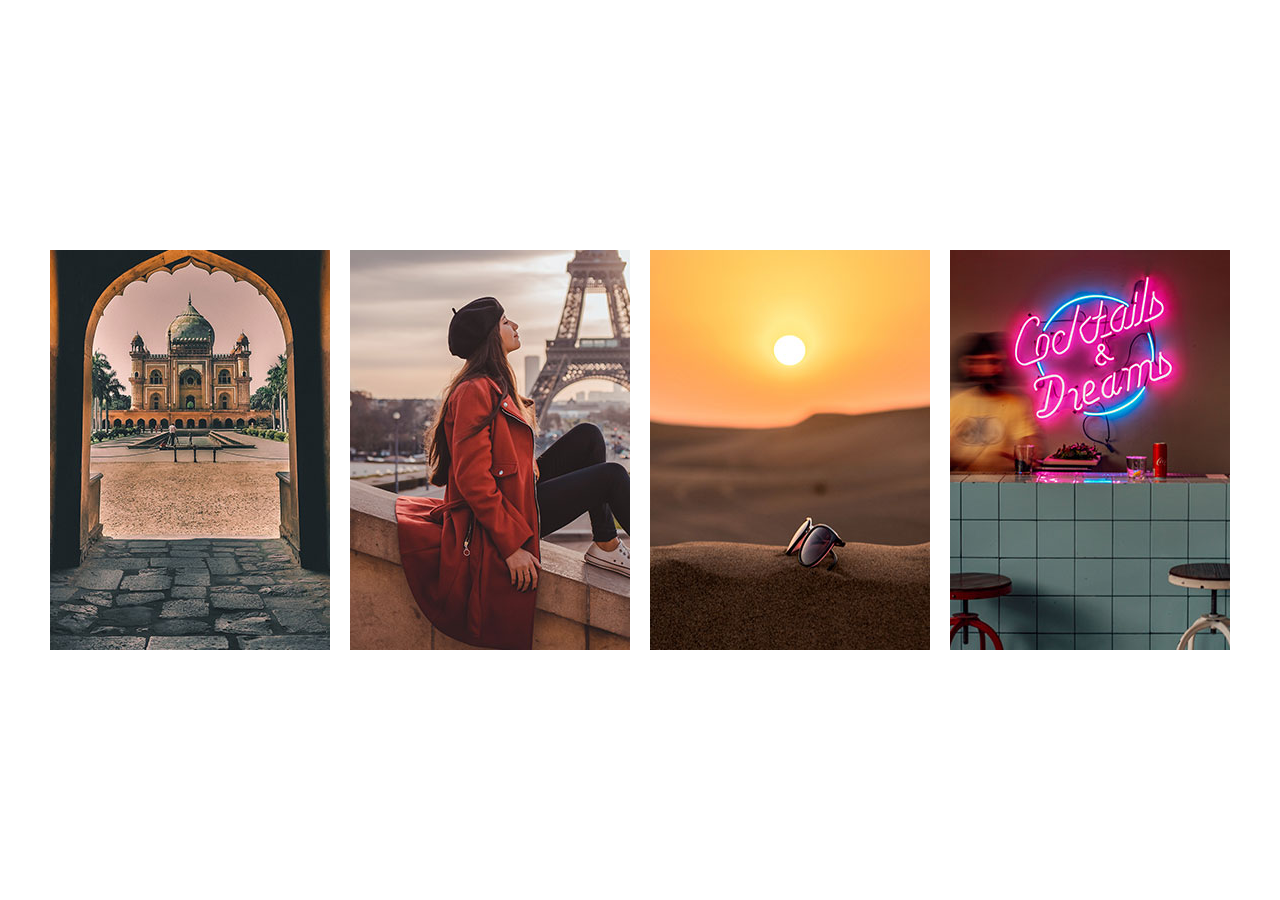
<file: clip-path-image/index.html>
<!DOCTYPE html>
<html lang="en">
<head>
   <meta charset="UTF-8">
   <meta name="viewport" content="width=device-width, initial-scale=1.0">
   <link rel="stylesheet" href="style.css">
   <title>Document</title>
</head>
<body>
   <div class="container">
      <div class="box">
         <div class="imgBox">
            <img src="img1.jpg" alt="">
         </div>
         <div class="content">
            <h2>Titulo</h2>
            <p>Lorem ipsum dolor sit amet consectetur adipisicing elit. Odio quasi sapiente explicabo ullam excepturi cupiditate.</p>
            <a href="#">Leia Mais</a>
         </div>
      </div>
      <div class="box">
         <div class="imgBox">
            <img src="img2.jpg" alt="">
         </div>
         <div class="content">
            <h2>Titulo</h2>
            <p>Lorem ipsum dolor sit amet consectetur adipisicing elit. Odio quasi sapiente explicabo ullam excepturi cupiditate.</p>
            <a href="#">Leia Mais</a>
         </div>
      </div>
      <div class="box">
         <div class="imgBox">
            <img src="img3.jpg" alt="">
         </div>
         <div class="content">
            <h2>Titulo</h2>
            <p>Lorem ipsum dolor sit amet consectetur adipisicing elit. Odio quasi sapiente explicabo ullam excepturi cupiditate.</p>
            <a href="#">Leia Mais</a>
         </div>
      </div>
      <div class="box">
         <div class="imgBox">
            <img src="img4.jpg" alt="">
         </div>
         <div class="content">
            <h2>Titulo</h2>
            <p>Lorem ipsum dolor sit amet consectetur adipisicing elit. Odio quasi sapiente explicabo ullam excepturi cupiditate.</p>
            <a href="#">Leia Mais</a>
         </div>
      </div>
   </div>
   
</body>
</html>
</file>
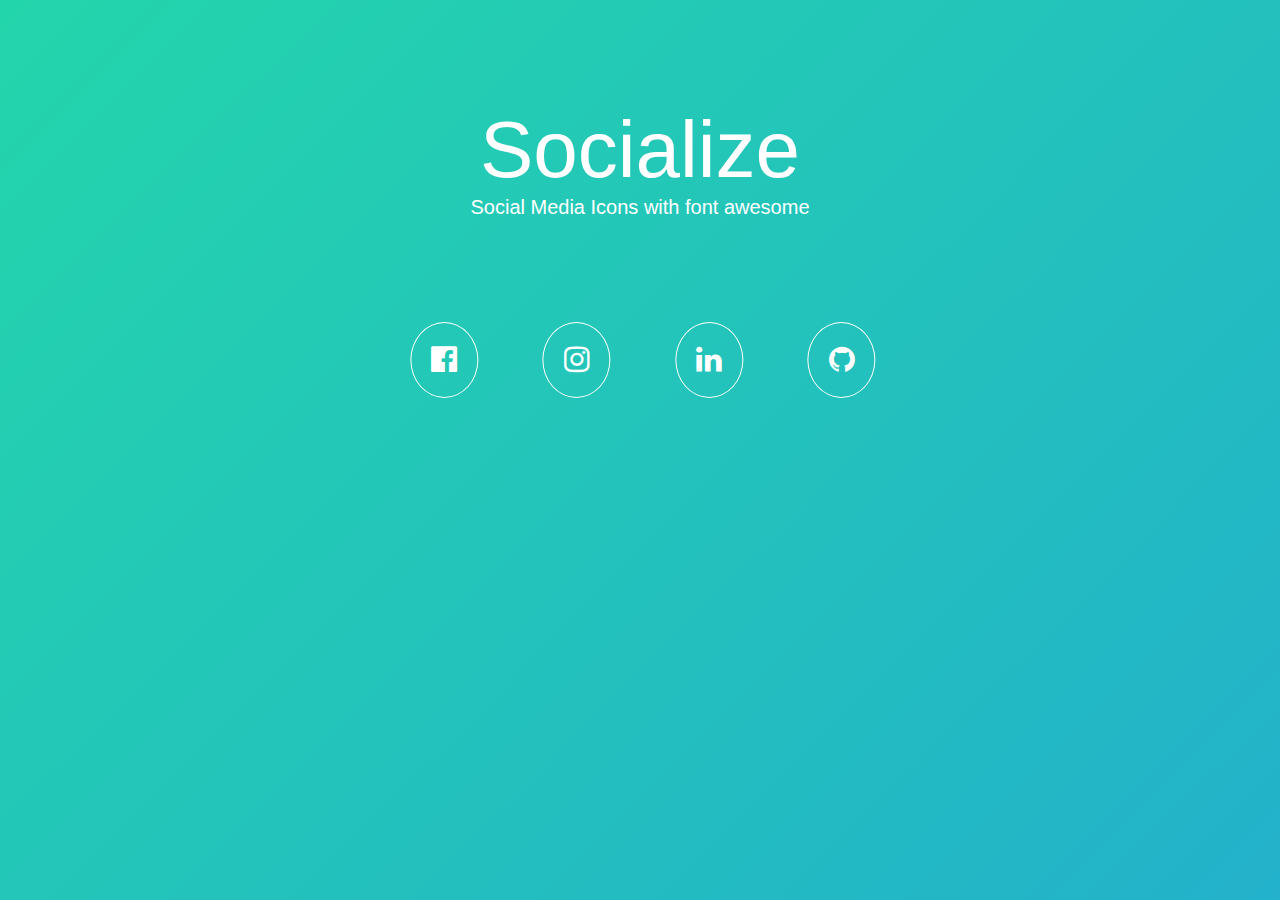
<file: redes-socais/index.html>
<!DOCTYPE html>
<html lang="en">
<head>
   <meta charset="UTF-8">
   <meta name="viewport" content="width=device-width, initial-scale=1.0">
   <title>Document</title>
   <link rel="stylesheet" href="https://stackpath.bootstrapcdn.com/font-awesome/4.7.0/css/font-awesome.min.css">
   <link rel="stylesheet" href="style.css">
</head>
<body>
   <div class="wrapper">
      <h1>Socialize</h1>
      <p>Social Media Icons with font awesome</p>
      <div class="media">
         <ul>
            <li><i class="fa fa-facebook-official" aria-hidden="true"></i></li>
            <li><i class="fa fa-instagram" aria-hidden="true"></i></li>
            <li><i class="fa fa-linkedin" aria-hidden="true"></i></li>
            <li><i class="fa fa-github" aria-hidden="true"></i></li>
         </ul>
      </div>
   </div>
</body>
</html>
</file>
<file: clip-path-image/style.css>
body {
   margin: 0;
   padding: 0;
   min-height: 100vh;
   display: flex;
   justify-content: center;
   align-items: center;
   font-family: consolas;
}

.container {
   position: relative;
   width: 1200px;
   display: flex;
   flex-wrap: wrap;
   justify-content: space-around;
}

.container .box {
   position: relative;
   width: 280px;
   height: 400px;
   margin: 20px 0;
   box-sizing: border-box;
   overflow: hidden;
}

.container .box .imgBox {
   position: absolute;
   top: 0;
   left: 0;
   width: 100%;
   height: 100%;
   background: #000;
   clip-path: circle(400px at center 100px);
   transition: 0.5s;
   /* transition-delay: 0.5s; */
}

.container .box:hover .imgBox {
   clip-path: circle(80px at center 100px);
}

.container .box:hover .imgBox img {
   position: absolute;
   top: 0;
   left: 0;
   width: 100%;
   height: 100%;
   object-fit: cover;
}

.container .box .content {
   position: absolute;
   left: 0;
   bottom: 0;
   width: 100%;
   height: 55%;
   padding: 20px;
   box-sizing: border-box;
   text-align: center;
}

.container .box .content h2 {
   margin: 0;
   padding: 0;
}

.container .box .content a {
   text-decoration: none;
   background: #000;
   color: #FFF;
   padding: 5px;
   display: inline-block;
}

.container .box .content h2,
.container .box .content p, 
.container .box .content a {
   opacity: 0;
   transition: 0.5s;
   transform: translateY(20px);
}

.container .box:hover .content h2 {
   opacity: 1;
   transition-delay: 0.5s;
   transform: translateY(0px);
}
.container .box:hover .content p {
   opacity: 1;
   transition-delay: 0.75s;
   transform: translateY(0px);
}
.container .box:hover .content a {
   opacity: 1;
   transition-delay: 0.9s;
   transform: translateY(0px);
}
</file>
<file: redes-socais/style.css>
body {
   font-family: -apple-system, BlinkMacSystemFont, 'Segoe UI', Roboto, Oxygen, Ubuntu, Cantarell, 'Open Sans', 'Helvetica Neue', sans-serif;
   background: #282828;
   background: linear-gradient(-45deg, #EE7752, #E73C7E, #23A6D5, #23D5AB);
   background-size: 400% 400%;  
   animation: Gradient 15s ease infinite;
   height: 90vh;
}

@-webkit-keyframes Gradient {
   0% {
      background-position: 0% 50%;
   }
   50% {
      background-position: 100% 50%;
   }
   100% {
      background-position: 0% 50%;
   }
}

h1 {
   font-weight: lighter;
   font-size: 80px;
   color: #ffffff;
   text-align: center;
   padding-top: 50px;
   margin-bottom: 0;
}

p {
   color: #ffffff;
   text-align: center;
   font-family: -apple-system, BlinkMacSystemFont, 'Segoe UI', Roboto, Oxygen, Ubuntu, Cantarell, 'Open Sans', 'Helvetica Neue', sans-serif;
   font-weight: lighter;
   font-size: 20px;
   margin-top: 0;
}

.media {
   position: absolute;
   top: 40%;
   left: 50%;
   transform: translate(-53%, -50%);

}

li {
   list-style: none;
   margin: 10px 30px;
   display: inline-block;
   font-size: 30px;
   color: white;
   padding: 20px;
   border: 1px solid #fff;
   border-radius: 50%;
   transition: .5s;
}

li:hover {
   color: #292929;
   border: 1px solid #292929;
   transition: .5s;
}
</file>
